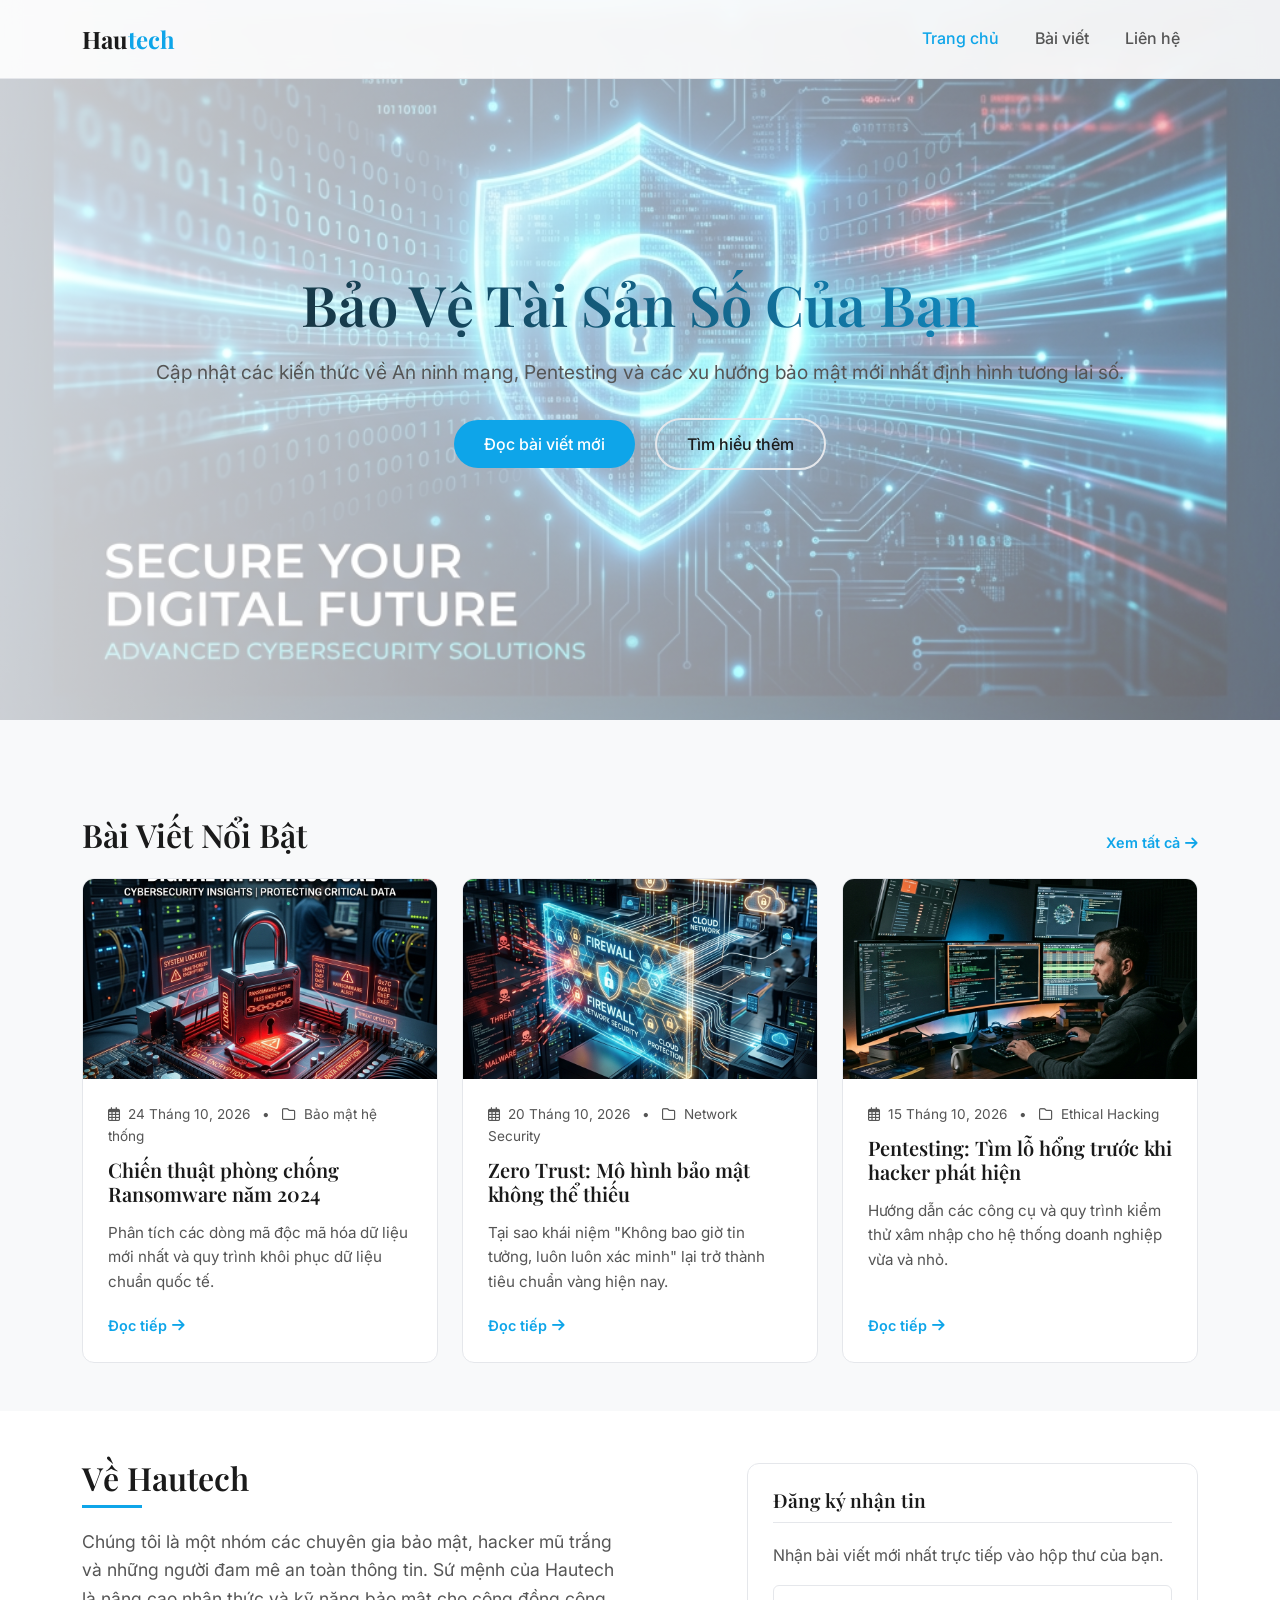
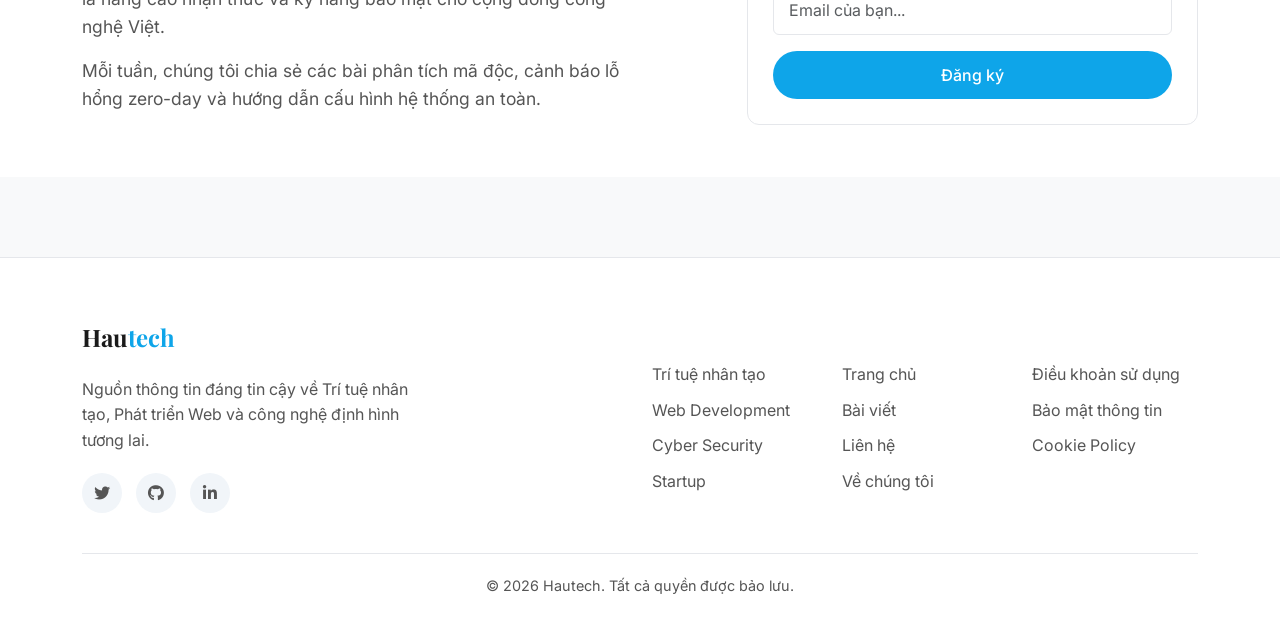
<file: index.html>
<!DOCTYPE html>
<html lang="vi">

<head>
    <meta charset="UTF-8">
    <meta name="viewport" content="width=device-width, initial-scale=1.0">
    <title>Hautech - Chuyên Gia An Ninh Mạng & Bảo Mật Dữ Liệu</title>
    <meta name="description"
        content="Blog chuyên sâu về an ninh mạng, bảo mật hệ thống và phòng chống hacker. Khám phá các kỹ thuật bảo vệ dữ liệu hiện đại nhất.">
    <meta name="keywords" content="an ninh mạng, bảo mật, hacker, pentest, bảo mật dữ liệu, hautech">
    <meta property="og:title" content="Hautech - Chuyên Gia An Ninh Mạng & Bảo Mật Dữ Liệu">
    <meta property="og:description" content="Blog chuyên sâu về an ninh mạng, bảo mật hệ thống và phòng chống hacker.">
    <meta property="og:image" content="images/hero-bg.jpg">
    <meta property="og:type" content="website">

    <!-- Bootstrap 5 CSS -->
    <link href="https://cdn.jsdelivr.net/npm/bootstrap@5.3.0/dist/css/bootstrap.min.css" rel="stylesheet">
    <!-- FontAwesome -->
    <link rel="stylesheet" href="https://cdnjs.cloudflare.com/ajax/libs/font-awesome/6.4.0/css/all.min.css">
    <!-- AOS Animation -->
    <link href="https://unpkg.com/aos@2.3.1/dist/aos.css" rel="stylesheet">
    <!-- Custom CSS -->
    <link rel="stylesheet" href="css/style.css">
    <script src="https://cdn.pagesense.io/js/1portal438/5666e17cfe3a4a83b789338fb5883242.js"></script>
</head>

<body>

    <!-- Navigation -->
    <nav class="navbar navbar-expand-lg navbar-dark navbar-custom fixed-top">
        <div class="container">
            <a class="navbar-brand" href="index.html">Hau<span style="color: var(--accent-color)">tech</span></a>
            <button class="navbar-toggler" type="button" data-bs-toggle="collapse" data-bs-target="#navbarNav">
                <span class="navbar-toggler-icon"></span>
            </button>
            <div class="collapse navbar-collapse" id="navbarNav">
                <ul class="navbar-nav ms-auto">
                    <li class="nav-item">
                        <a class="nav-link active" href="index.html">Trang chủ</a>
                    </li>
                    <li class="nav-item">
                        <a class="nav-link" href="blog.html">Bài viết</a>
                    </li>
                    <li class="nav-item">
                        <a class="nav-link" href="contact.html">Liên hệ</a>
                    </li>
                </ul>
            </div>
        </div>
    </nav>

    <!-- Hero Section -->
    <header class="hero-section">
        <div class="hero-overlay"></div>
        <div class="container hero-content text-center" data-aos="fade-up">
            <h1>Bảo Vệ Tài Sản Số Của Bạn</h1>
            <p>Cập nhật các kiến thức về An ninh mạng, Pentesting và các xu hướng bảo mật mới nhất định hình tương lai
                số.</p>
            <div class="mt-4">
                <a href="blog.html" class="btn btn-custom me-3">Đọc bài viết mới</a>
                <a href="#about" class="btn btn-outline-custom">Tìm hiểu thêm</a>
            </div>
        </div>
    </header>

    <!-- Featured Posts Section -->
    <section class="py-5 mt-5">
        <div class="container">
            <div class="d-flex justify-content-between align-items-end mb-4" data-aos="fade-up">
                <h2 class="mb-0">Bài Viết Nổi Bật</h2>
                <a href="blog.html" class="read-more" style="color: var(--accent-color)">Xem tất cả <i
                        class="fas fa-arrow-right"></i></a>
            </div>

            <div class="row g-4">
                <!-- Post 1 -->
                <div class="col-lg-4 col-md-6" data-aos="fade-up" data-aos-delay="100">
                    <div class="post-card">
                        <img src="images/post-1.jpg" alt="AI Tương lai" class="post-card-img">
                        <div class="post-card-body">
                            <div class="post-meta">
                                <span><i class="far fa-calendar-alt me-1"></i> 24 Tháng 10, 2026</span>
                                <span class="mx-2">•</span>
                                <span><i class="far fa-folder me-1"></i> Bảo mật hệ thống</span>
                            </div>
                            <h3 class="post-title"><a href="post-detail.html">Chiến thuật phòng chống Ransomware năm
                                    2024</a></h3>
                            <p class="post-excerpt">Phân tích các dòng mã độc mã hóa dữ liệu mới nhất và quy trình khôi
                                phục dữ liệu chuẩn quốc tế.</p>
                            <a href="post-detail.html" class="read-more mt-auto" style="color: var(--accent-color)">Đọc
                                tiếp <i class="fas fa-arrow-right"></i></a>
                        </div>
                    </div>
                </div>

                <!-- Post 2 -->
                <div class="col-lg-4 col-md-6" data-aos="fade-up" data-aos-delay="200">
                    <div class="post-card">
                        <img src="images/post-2.jpg" alt="Web Development" class="post-card-img">
                        <div class="post-card-body">
                            <div class="post-meta">
                                <span><i class="far fa-calendar-alt me-1"></i> 20 Tháng 10, 2026</span>
                                <span class="mx-2">•</span>
                                <span><i class="far fa-folder me-1"></i> Network Security</span>
                            </div>
                            <h3 class="post-title"><a href="#">Zero Trust: Mô hình bảo mật không thể thiếu</a></h3>
                            <p class="post-excerpt">Tại sao khái niệm "Không bao giờ tin tưởng, luôn luôn xác minh" lại
                                trở thành tiêu chuẩn vàng hiện nay.</p>
                            <a href="#" class="read-more mt-auto" style="color: var(--accent-color)">Đọc tiếp <i
                                    class="fas fa-arrow-right"></i></a>
                        </div>
                    </div>
                </div>

                <!-- Post 3 -->
                <div class="col-lg-4 col-md-6" data-aos="fade-up" data-aos-delay="300">
                    <div class="post-card">
                        <img src="images/post-3.jpg" alt="Digital Growth" class="post-card-img">
                        <div class="post-card-body">
                            <div class="post-meta">
                                <span><i class="far fa-calendar-alt me-1"></i> 15 Tháng 10, 2026</span>
                                <span class="mx-2">•</span>
                                <span><i class="far fa-folder me-1"></i> Ethical Hacking</span>
                            </div>
                            <h3 class="post-title"><a href="#">Pentesting: Tìm lỗ hổng trước khi hacker phát hiện</a>
                            </h3>
                            <p class="post-excerpt">Hướng dẫn các công cụ và quy trình kiểm thử xâm nhập cho hệ thống
                                doanh nghiệp vừa và nhỏ.</p>
                            <a href="#" class="read-more mt-auto" style="color: var(--accent-color)">Đọc tiếp <i
                                    class="fas fa-arrow-right"></i></a>
                        </div>
                    </div>
                </div>
            </div>
        </div>
    </section>

    <!-- About Section -->
    <section id="about" class="py-5" style="background-color: var(--bg-card)">
        <div class="container">
            <div class="row align-items-center">
                <div class="col-lg-6 mb-4 mb-lg-0" data-aos="fade-right">
                    <h2>Về Hautech</h2>
                    <div style="width: 60px; height: 3px; background-color: var(--accent-color); margin-bottom: 20px;">
                    </div>
                    <p style="color: var(--text-secondary); font-size: 1.1rem;">Chúng tôi là một nhóm các chuyên gia bảo
                        mật, hacker mũ trắng và những người đam mê an toàn thông tin. Sứ mệnh của Hautech là nâng cao
                        nhận thức và kỹ năng bảo mật cho cộng đồng công nghệ Việt.</p>
                    <p style="color: var(--text-secondary); font-size: 1.1rem;">Mỗi tuần, chúng tôi chia sẻ các bài phân
                        tích mã độc, cảnh báo lỗ hổng zero-day và hướng dẫn cấu hình hệ thống an toàn.</p>
                </div>
                <div class="col-lg-5 offset-lg-1" data-aos="fade-left">
                    <div class="sidebar-widget mb-0">
                        <h3 class="widget-title">Đăng ký nhận tin</h3>
                        <p style="color: var(--text-secondary)">Nhận bài viết mới nhất trực tiếp vào hộp thư của bạn.
                        </p>
                        <form>
                            <div class="mb-3">
                                <input type="email" class="form-control" placeholder="Email của bạn..." required>
                            </div>
                            <button type="submit" class="btn btn-custom w-100">Đăng ký</button>
                        </form>
                    </div>
                </div>
            </div>
        </div>
    </section>

    <!-- Footer -->
    <footer class="footer">
        <div class="container">
            <div class="row">
                <div class="col-lg-4 mb-4 mb-lg-0">
                    <a href="index.html" class="footer-logo">Hau<span style="color: var(--accent-color)">tech</span></a>
                    <p class="footer-text">Nguồn thông tin đáng tin cậy về Trí tuệ nhân tạo, Phát triển Web và công nghệ
                        định hình tương lai.</p>
                    <div class="social-links">
                        <a href="#"><i class="fab fa-twitter"></i></a>
                        <a href="#"><i class="fab fa-github"></i></a>
                        <a href="#"><i class="fab fa-linkedin-in"></i></a>
                    </div>
                </div>
                <div class="col-lg-2 offset-lg-2 col-md-4 mb-4 mb-md-0">
                    <h5 style="color: white; margin-bottom: 20px;">Danh Mục</h5>
                    <ul class="footer-links">
                        <li><a href="#">Trí tuệ nhân tạo</a></li>
                        <li><a href="#">Web Development</a></li>
                        <li><a href="#">Cyber Security</a></li>
                        <li><a href="#">Startup</a></li>
                    </ul>
                </div>
                <div class="col-lg-2 col-md-4 mb-4 mb-md-0">
                    <h5 style="color: white; margin-bottom: 20px;">Liên Kết</h5>
                    <ul class="footer-links">
                        <li><a href="index.html">Trang chủ</a></li>
                        <li><a href="blog.html">Bài viết</a></li>
                        <li><a href="contact.html">Liên hệ</a></li>
                        <li><a href="#">Về chúng tôi</a></li>
                    </ul>
                </div>
                <div class="col-lg-2 col-md-4">
                    <h5 style="color: white; margin-bottom: 20px;">Pháp Lý</h5>
                    <ul class="footer-links">
                        <li><a href="#">Điều khoản sử dụng</a></li>
                        <li><a href="#">Bảo mật thông tin</a></li>
                        <li><a href="#">Cookie Policy</a></li>
                    </ul>
                </div>
            </div>
            <div class="copyright">
                &copy; 2026 Hautech. Tất cả quyền được bảo lưu.
            </div>
        </div>
    </footer>

    <!-- Bootstrap & Plugins JS -->
    <script src="https://cdn.jsdelivr.net/npm/bootstrap@5.3.0/dist/js/bootstrap.bundle.min.js"></script>
    <script src="https://unpkg.com/aos@2.3.1/dist/aos.js"></script>
    <script src="js/main.js"></script>
<script>window.$zoho=window.$zoho || {};$zoho.salesiq=$zoho.salesiq||{ready:function(){}}</script><script id="zsiqscript" src="https://salesiq.zohopublic.com/widget?wc=siq3ad0842fdba1f19a0d55e87348f396fb" defer></script></body>

</html>
</file>
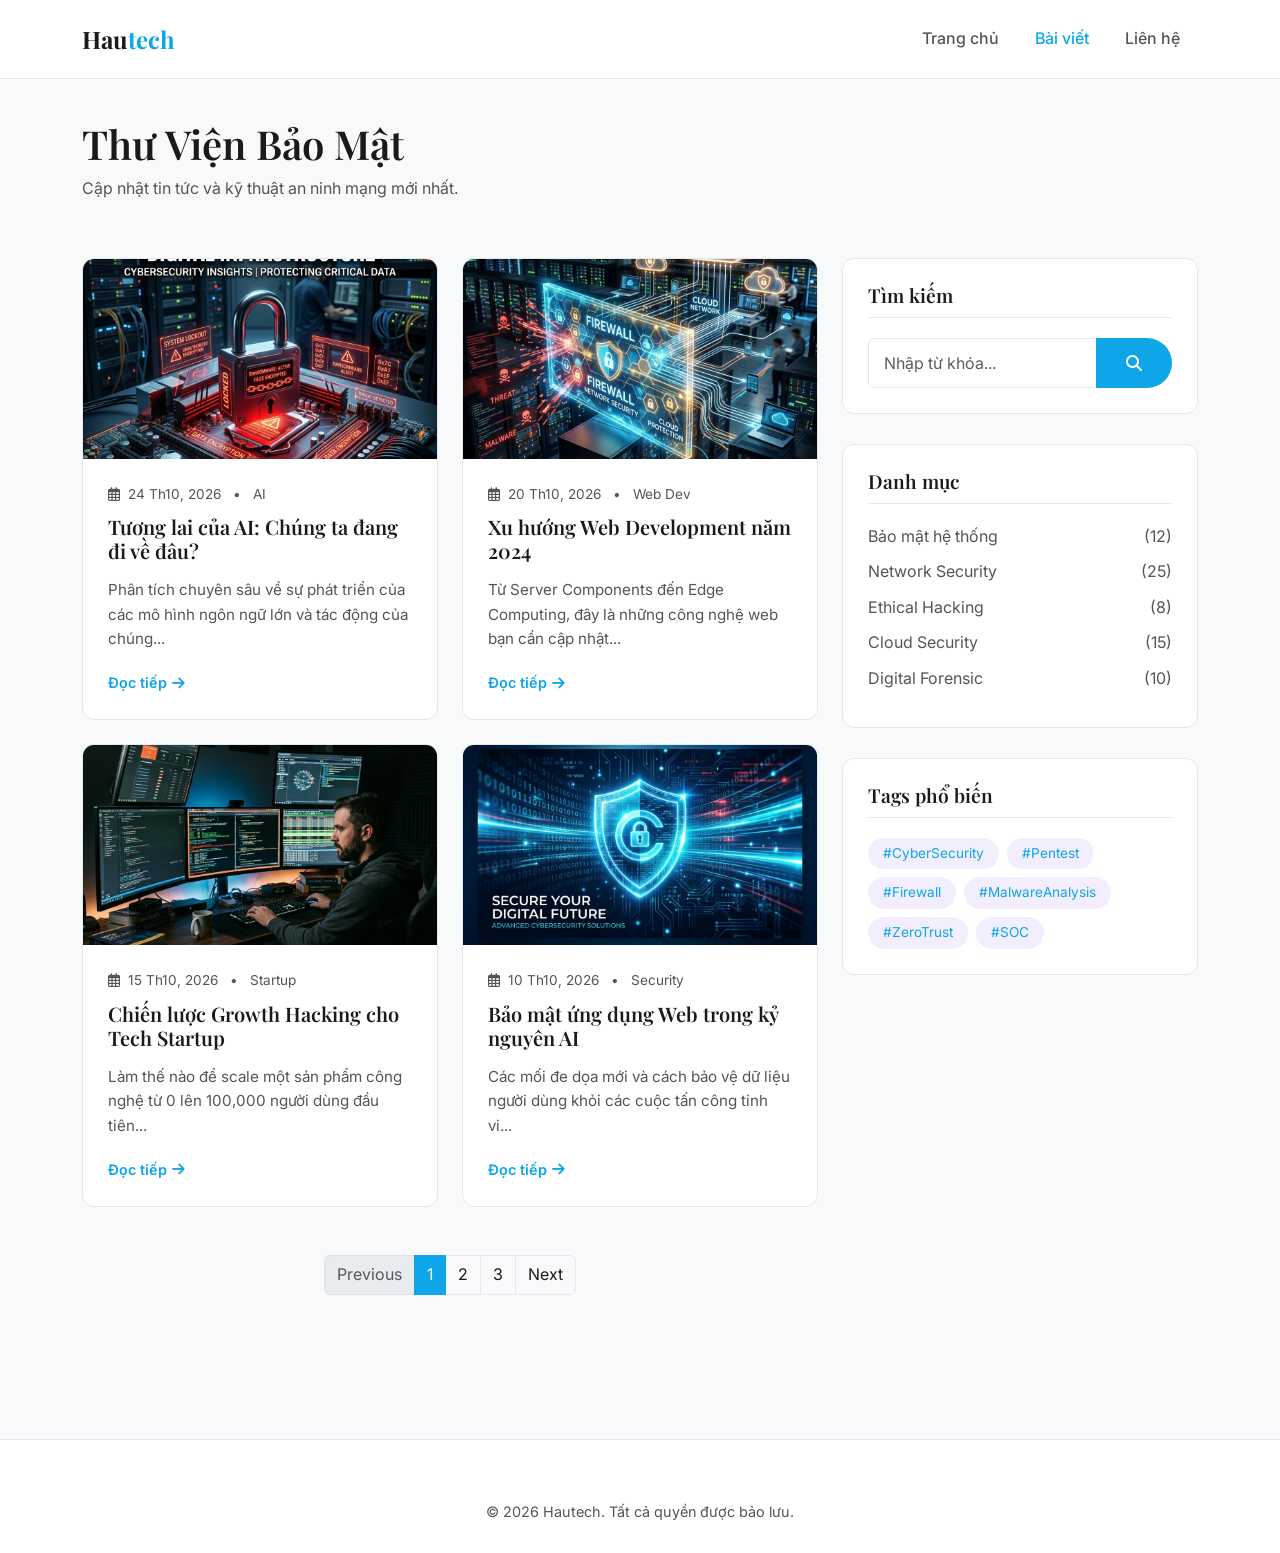
<file: blog.html>
<!DOCTYPE html>
<html lang="vi">

<head>
    <meta charset="UTF-8">
    <meta name="viewport" content="width=device-width, initial-scale=1.0">
    <title>Bài Viết - Hautech</title>
    <meta name="description" content="Danh sách tất cả các bài viết về công nghệ, lập trình và AI từ Hautech.">

    <!-- Bootstrap 5 CSS -->
    <link href="https://cdn.jsdelivr.net/npm/bootstrap@5.3.0/dist/css/bootstrap.min.css" rel="stylesheet">
    <!-- FontAwesome -->
    <link rel="stylesheet" href="https://cdnjs.cloudflare.com/ajax/libs/font-awesome/6.4.0/css/all.min.css">
    <!-- AOS Animation -->
    <link href="https://unpkg.com/aos@2.3.1/dist/aos.css" rel="stylesheet">
    <!-- Custom CSS -->
    <link rel="stylesheet" href="css/style.css">
    <script src="https://cdn.pagesense.io/js/1portal438/5666e17cfe3a4a83b789338fb5883242.js"></script>
</head>

<body>

    <!-- Navigation -->
    <nav class="navbar navbar-expand-lg navbar-dark navbar-custom fixed-top">
        <div class="container">
            <a class="navbar-brand" href="index.html">Hau<span style="color: var(--accent-color)">tech</span></a>
            <button class="navbar-toggler" type="button" data-bs-toggle="collapse" data-bs-target="#navbarNav">
                <span class="navbar-toggler-icon"></span>
            </button>
            <div class="collapse navbar-collapse" id="navbarNav">
                <ul class="navbar-nav ms-auto">
                    <li class="nav-item">
                        <a class="nav-link" href="index.html">Trang chủ</a>
                    </li>
                    <li class="nav-item">
                        <a class="nav-link active" href="blog.html">Bài viết</a>
                    </li>
                    <li class="nav-item">
                        <a class="nav-link" href="contact.html">Liên hệ</a>
                    </li>
                </ul>
            </div>
        </div>
    </nav>

    <!-- Page Header -->
    <div class="container" style="padding-top: 120px; padding-bottom: 40px;">
        <h1 data-aos="fade-up">Thư Viện Bảo Mật</h1>
        <p style="color: var(--text-secondary)" data-aos="fade-up" data-aos-delay="100">Cập nhật tin tức và kỹ thuật an
            ninh mạng mới nhất.</p>
    </div>

    <!-- Blog Content -->
    <div class="container pb-5">
        <div class="row">
            <!-- Main Content (Grid) -->
            <div class="col-lg-8 mb-5 mb-lg-0">
                <div class="row g-4">
                    <!-- Post 1 -->
                    <div class="col-md-6" data-aos="fade-up">
                        <div class="post-card">
                            <img src="images/post-1.jpg" alt="AI Tương lai" class="post-card-img">
                            <div class="post-card-body">
                                <div class="post-meta">
                                    <span><i class="far fa-calendar-alt me-1"></i> 24 Th10, 2026</span>
                                    <span class="mx-2">•</span>
                                    <span>AI</span>
                                </div>
                                <h3 class="post-title"><a href="post-detail.html">Tương lai của AI: Chúng ta đang đi về
                                        đâu?</a></h3>
                                <p class="post-excerpt">Phân tích chuyên sâu về sự phát triển của các mô hình ngôn ngữ
                                    lớn và tác động của chúng...</p>
                                <a href="post-detail.html" class="read-more mt-auto"
                                    style="color: var(--accent-color)">Đọc tiếp <i class="fas fa-arrow-right"></i></a>
                            </div>
                        </div>
                    </div>

                    <!-- Post 2 -->
                    <div class="col-md-6" data-aos="fade-up" data-aos-delay="100">
                        <div class="post-card">
                            <img src="images/post-2.jpg" alt="Web Dev" class="post-card-img">
                            <div class="post-card-body">
                                <div class="post-meta">
                                    <span><i class="far fa-calendar-alt me-1"></i> 20 Th10, 2026</span>
                                    <span class="mx-2">•</span>
                                    <span>Web Dev</span>
                                </div>
                                <h3 class="post-title"><a href="#">Xu hướng Web Development năm 2024</a></h3>
                                <p class="post-excerpt">Từ Server Components đến Edge Computing, đây là những công nghệ
                                    web bạn cần cập nhật...</p>
                                <a href="#" class="read-more mt-auto" style="color: var(--accent-color)">Đọc tiếp <i
                                        class="fas fa-arrow-right"></i></a>
                            </div>
                        </div>
                    </div>

                    <!-- Post 3 -->
                    <div class="col-md-6" data-aos="fade-up">
                        <div class="post-card">
                            <img src="images/post-3.jpg" alt="Startup" class="post-card-img">
                            <div class="post-card-body">
                                <div class="post-meta">
                                    <span><i class="far fa-calendar-alt me-1"></i> 15 Th10, 2026</span>
                                    <span class="mx-2">•</span>
                                    <span>Startup</span>
                                </div>
                                <h3 class="post-title"><a href="#">Chiến lược Growth Hacking cho Tech Startup</a></h3>
                                <p class="post-excerpt">Làm thế nào để scale một sản phẩm công nghệ từ 0 lên 100,000
                                    người dùng đầu tiên...</p>
                                <a href="#" class="read-more mt-auto" style="color: var(--accent-color)">Đọc tiếp <i
                                        class="fas fa-arrow-right"></i></a>
                            </div>
                        </div>
                    </div>

                    <!-- Post 4 (Reusing images for demo) -->
                    <div class="col-md-6" data-aos="fade-up" data-aos-delay="100">
                        <div class="post-card">
                            <img src="images/hero-bg.jpg" alt="Cyber Security" class="post-card-img">
                            <div class="post-card-body">
                                <div class="post-meta">
                                    <span><i class="far fa-calendar-alt me-1"></i> 10 Th10, 2026</span>
                                    <span class="mx-2">•</span>
                                    <span>Security</span>
                                </div>
                                <h3 class="post-title"><a href="#">Bảo mật ứng dụng Web trong kỷ nguyên AI</a></h3>
                                <p class="post-excerpt">Các mối đe dọa mới và cách bảo vệ dữ liệu người dùng khỏi các
                                    cuộc tấn công tinh vi...</p>
                                <a href="#" class="read-more mt-auto" style="color: var(--accent-color)">Đọc tiếp <i
                                        class="fas fa-arrow-right"></i></a>
                            </div>
                        </div>
                    </div>
                </div>

                <!-- Pagination -->
                <nav class="mt-5" aria-label="Page navigation" data-aos="fade-up">
                    <ul class="pagination justify-content-center"
                        style="--bs-pagination-bg: transparent; --bs-pagination-border-color: var(--border-color); --bs-pagination-color: var(--text-primary); --bs-pagination-hover-bg: rgba(255,255,255,0.05); --bs-pagination-hover-color: var(--accent-color); --bs-pagination-active-bg: var(--accent-color); --bs-pagination-active-border-color: var(--accent-color);">
                        <li class="page-item disabled">
                            <a class="page-link" href="#" tabindex="-1" aria-disabled="true">Previous</a>
                        </li>
                        <li class="page-item active"><a class="page-link" href="#">1</a></li>
                        <li class="page-item"><a class="page-link" href="#">2</a></li>
                        <li class="page-item"><a class="page-link" href="#">3</a></li>
                        <li class="page-item">
                            <a class="page-link" href="#">Next</a>
                        </li>
                    </ul>
                </nav>
            </div>

            <!-- Sidebar -->
            <div class="col-lg-4" data-aos="fade-left">
                <!-- Search -->
                <div class="sidebar-widget">
                    <h3 class="widget-title">Tìm kiếm</h3>
                    <div class="input-group">
                        <input type="text" class="form-control" placeholder="Nhập từ khóa...">
                        <button class="btn btn-custom" type="button"><i class="fas fa-search"></i></button>
                    </div>
                </div>

                <!-- Categories -->
                <div class="sidebar-widget">
                    <h3 class="widget-title">Danh mục</h3>
                    <ul class="category-list">
                        <li><a href="#">Bảo mật hệ thống <span>(12)</span></a></li>
                        <li><a href="#">Network Security <span>(25)</span></a></li>
                        <li><a href="#">Ethical Hacking <span>(8)</span></a></li>
                        <li><a href="#">Cloud Security <span>(15)</span></a></li>
                        <li><a href="#">Digital Forensic <span>(10)</span></a></li>
                    </ul>
                </div>

                <!-- Popular Tags -->
                <div class="sidebar-widget">
                    <h3 class="widget-title">Tags phổ biến</h3>
                    <div class="d-flex flex-wrap gap-2">
                        <a href="#" class="tag-badge m-0">#CyberSecurity</a>
                        <a href="#" class="tag-badge m-0">#Pentest</a>
                        <a href="#" class="tag-badge m-0">#Firewall</a>
                        <a href="#" class="tag-badge m-0">#MalwareAnalysis</a>
                        <a href="#" class="tag-badge m-0">#ZeroTrust</a>
                        <a href="#" class="tag-badge m-0">#SOC</a>
                    </div>
                </div>
            </div>
        </div>
    </div>

    <!-- Footer -->
    <footer class="footer">
        <div class="container">
            <div class="copyright m-0" style="border: none; padding: 0;">
                &copy; 2026 Hautech. Tất cả quyền được bảo lưu.
            </div>
        </div>
    </footer>

    <!-- Bootstrap & Plugins JS -->
    <script src="https://cdn.jsdelivr.net/npm/bootstrap@5.3.0/dist/js/bootstrap.bundle.min.js"></script>
    <script src="https://unpkg.com/aos@2.3.1/dist/aos.js"></script>
    <script src="js/main.js"></script>
<script>window.$zoho=window.$zoho || {};$zoho.salesiq=$zoho.salesiq||{ready:function(){}}</script><script id="zsiqscript" src="https://salesiq.zohopublic.com/widget?wc=siq3ad0842fdba1f19a0d55e87348f396fb" defer></script>   
</body>

</html>
</file>
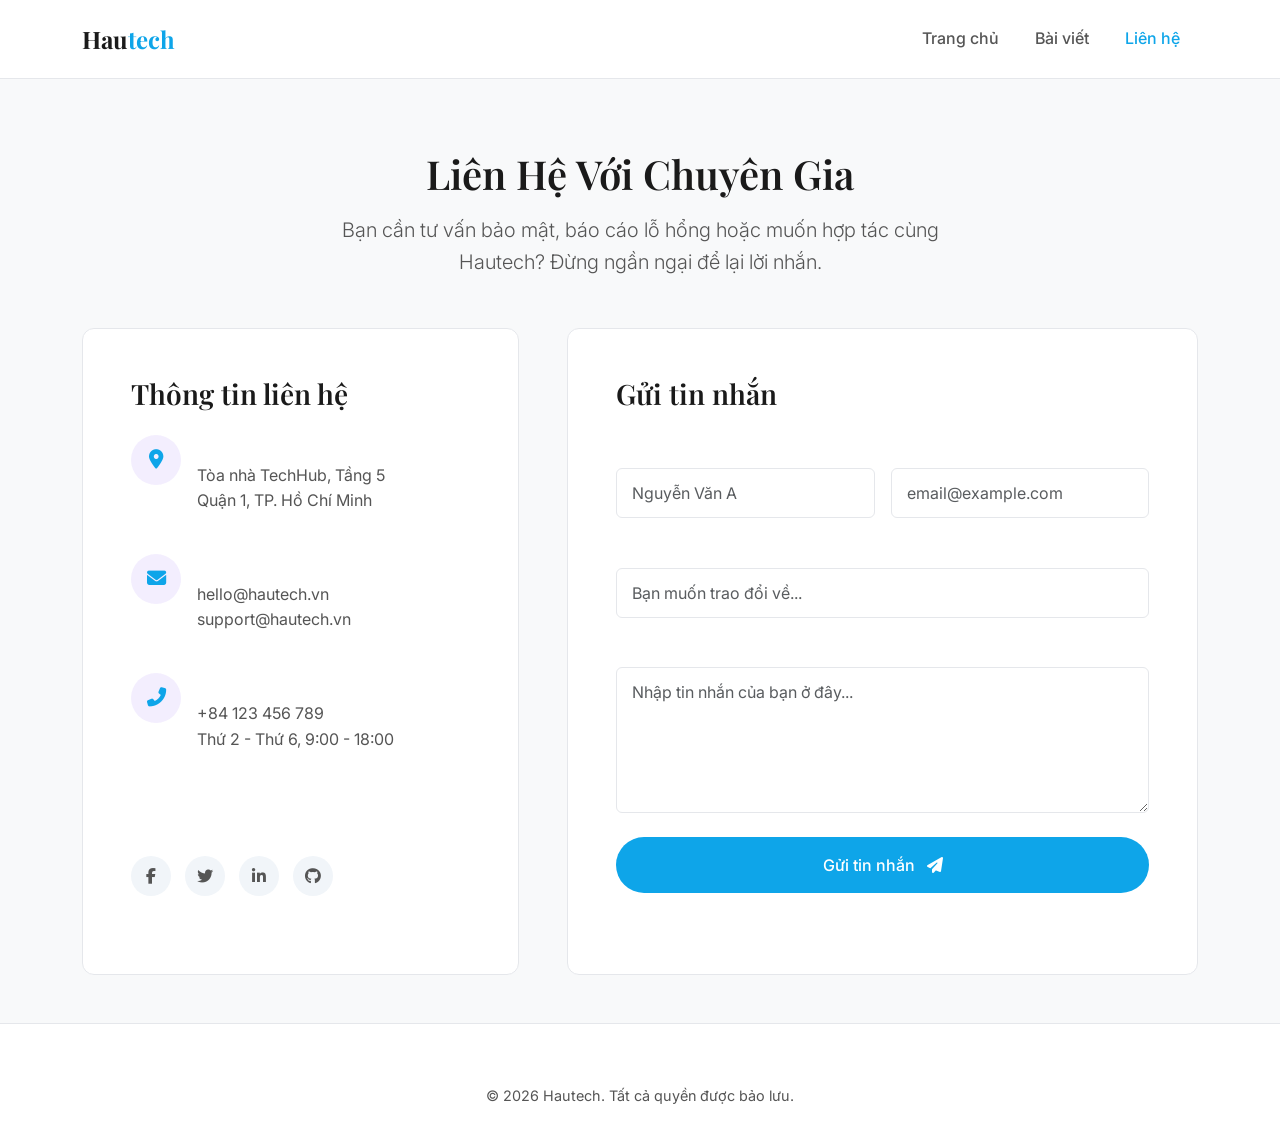
<file: contact.html>
<!DOCTYPE html>
<html lang="vi">

<head>
    <meta charset="UTF-8">
    <meta name="viewport" content="width=device-width, initial-scale=1.0">
    <title>Liên hệ - Hautech</title>
    <meta name="description" content="Liên hệ với đội ngũ Hautech để hợp tác, gửi phản hồi hoặc đóng góp bài viết.">

    <!-- Bootstrap 5 CSS -->
    <link href="https://cdn.jsdelivr.net/npm/bootstrap@5.3.0/dist/css/bootstrap.min.css" rel="stylesheet">
    <!-- FontAwesome -->
    <link rel="stylesheet" href="https://cdnjs.cloudflare.com/ajax/libs/font-awesome/6.4.0/css/all.min.css">
    <!-- AOS Animation -->
    <link href="https://unpkg.com/aos@2.3.1/dist/aos.css" rel="stylesheet">
    <!-- Custom CSS -->
    <link rel="stylesheet" href="css/style.css">
    <script src="https://cdn.pagesense.io/js/1portal438/5666e17cfe3a4a83b789338fb5883242.js"></script>
</head>

<body>

    <!-- Navigation -->
    <nav class="navbar navbar-expand-lg navbar-dark navbar-custom fixed-top">
        <div class="container">
            <a class="navbar-brand" href="index.html">Hau<span style="color: var(--accent-color)">tech</span></a>
            <button class="navbar-toggler" type="button" data-bs-toggle="collapse" data-bs-target="#navbarNav">
                <span class="navbar-toggler-icon"></span>
            </button>
            <div class="collapse navbar-collapse" id="navbarNav">
                <ul class="navbar-nav ms-auto">
                    <li class="nav-item"><a class="nav-link" href="index.html">Trang chủ</a></li>
                    <li class="nav-item"><a class="nav-link" href="blog.html">Bài viết</a></li>
                    <li class="nav-item"><a class="nav-link active" href="contact.html">Liên hệ</a></li>
                </ul>
            </div>
        </div>
    </nav>

    <!-- Page Header -->
    <div class="container text-center" style="padding-top: 150px; padding-bottom: 50px;">
        <h1 data-aos="fade-up">Liên Hệ Với Chuyên Gia</h1>
        <p class="lead mt-3" style="color: var(--text-secondary); max-width: 600px; margin: 0 auto;" data-aos="fade-up"
            data-aos-delay="100">Bạn cần tư vấn bảo mật, báo cáo lỗ hổng hoặc muốn hợp tác cùng Hautech? Đừng ngần ngại
            để lại lời nhắn.</p>
    </div>

    <!-- Contact Section -->
    <div class="container pb-5">
        <div class="row g-5">
            <!-- Contact Info -->
            <div class="col-lg-5" data-aos="fade-right">
                <div class="sidebar-widget h-100 p-4 p-md-5">
                    <h3 class="mb-4">Thông tin liên hệ</h3>

                    <div class="d-flex mb-4">
                        <div class="flex-shrink-0">
                            <div
                                style="width: 50px; height: 50px; background-color: rgba(139, 92, 246, 0.1); border-radius: 50%; display: flex; align-items: center; justify-content: center; color: var(--accent-color); font-size: 1.2rem;">
                                <i class="fas fa-map-marker-alt"></i>
                            </div>
                        </div>
                        <div class="ms-3">
                            <h5 class="text-white mb-1">Địa chỉ</h5>
                            <p style="color: var(--text-secondary)">Tòa nhà TechHub, Tầng 5<br>Quận 1, TP. Hồ Chí Minh
                            </p>
                        </div>
                    </div>

                    <div class="d-flex mb-4">
                        <div class="flex-shrink-0">
                            <div
                                style="width: 50px; height: 50px; background-color: rgba(139, 92, 246, 0.1); border-radius: 50%; display: flex; align-items: center; justify-content: center; color: var(--accent-color); font-size: 1.2rem;">
                                <i class="fas fa-envelope"></i>
                            </div>
                        </div>
                        <div class="ms-3">
                            <h5 class="text-white mb-1">Email</h5>
                            <p style="color: var(--text-secondary)">hello@hautech.vn<br>support@hautech.vn</p>
                        </div>
                    </div>

                    <div class="d-flex mb-5">
                        <div class="flex-shrink-0">
                            <div
                                style="width: 50px; height: 50px; background-color: rgba(139, 92, 246, 0.1); border-radius: 50%; display: flex; align-items: center; justify-content: center; color: var(--accent-color); font-size: 1.2rem;">
                                <i class="fas fa-phone-alt"></i>
                            </div>
                        </div>
                        <div class="ms-3">
                            <h5 class="text-white mb-1">Điện thoại</h5>
                            <p style="color: var(--text-secondary)">+84 123 456 789<br>Thứ 2 - Thứ 6, 9:00 - 18:00</p>
                        </div>
                    </div>

                    <h5 class="text-white mb-3">Kết nối với chúng tôi</h5>
                    <div class="social-links">
                        <a href="#"><i class="fab fa-facebook-f"></i></a>
                        <a href="#"><i class="fab fa-twitter"></i></a>
                        <a href="#"><i class="fab fa-linkedin-in"></i></a>
                        <a href="#"><i class="fab fa-github"></i></a>
                    </div>
                </div>
            </div>

            <!-- Contact Form -->
            <div class="col-lg-7" data-aos="fade-left">
                <div class="sidebar-widget h-100 p-4 p-md-5">
                    <h3 class="mb-4">Gửi tin nhắn</h3>
                    <form>
                        <div class="row g-3">
                            <div class="col-md-6">
                                <label for="name" class="form-label text-white">Họ và tên</label>
                                <input type="text" class="form-control" id="name" placeholder="Nguyễn Văn A" required>
                            </div>
                            <div class="col-md-6">
                                <label for="email" class="form-label text-white">Email</label>
                                <input type="email" class="form-control" id="email" placeholder="email@example.com"
                                    required>
                            </div>
                            <div class="col-12">
                                <label for="subject" class="form-label text-white">Chủ đề</label>
                                <input type="text" class="form-control" id="subject"
                                    placeholder="Bạn muốn trao đổi về..." required>
                            </div>
                            <div class="col-12">
                                <label for="message" class="form-label text-white">Nội dung</label>
                                <textarea class="form-control" id="message" rows="5"
                                    placeholder="Nhập tin nhắn của bạn ở đây..." required></textarea>
                            </div>
                            <div class="col-12 mt-4">
                                <button type="submit" class="btn btn-custom w-100 py-3">Gửi tin nhắn <i
                                        class="fas fa-paper-plane ms-2"></i></button>
                            </div>
                        </div>
                    </form>
                </div>
            </div>
        </div>
    </div>

    <!-- Footer -->
    <footer class="footer mt-0">
        <div class="container">
            <div class="copyright m-0" style="border: none; padding: 0;">
                &copy; 2026 Hautech. Tất cả quyền được bảo lưu.
            </div>
        </div>
    </footer>

    <!-- Bootstrap JS & AOS -->
    <script src="https://cdn.jsdelivr.net/npm/bootstrap@5.3.0/dist/js/bootstrap.bundle.min.js"></script>
    <script src="https://unpkg.com/aos@2.3.1/dist/aos.js"></script>
    <script src="js/main.js"></script>
<script>window.$zoho=window.$zoho || {};$zoho.salesiq=$zoho.salesiq||{ready:function(){}}</script><script id="zsiqscript" src="https://salesiq.zohopublic.com/widget?wc=siq3ad0842fdba1f19a0d55e87348f396fb" defer></script>  
</body>

</html>
</file>
<file: css/style.css>
@import url('https://fonts.googleapis.com/css2?family=Inter:wght@300;400;500;600;700&family=Playfair+Display:wght@500;600;700&display=swap');

:root {
    --bg-dark: #f8f9fa;
    --bg-card: #ffffff;
    --text-primary: #1a1a1a;
    --text-secondary: #555555;
    --accent-color: #0ea5e9; /* Cyber Blue */
    --accent-hover: #0284c7;
    --border-color: #e5e7eb;
}

body {
    font-family: 'Inter', sans-serif;
    background-color: var(--bg-dark);
    color: var(--text-primary);
    line-height: 1.6;
}

h1, h2, h3, h4, h5, h6 {
    font-family: 'Playfair Display', serif;
    color: var(--text-primary);
    font-weight: 600;
}

a {
    color: var(--accent-color);
    text-decoration: none;
    transition: color 0.3s ease;
}

a:hover {
    color: var(--accent-hover);
}

/* Custom Navbar */
.navbar-custom {
    background-color: rgba(255, 255, 255, 0.9) !important;
    backdrop-filter: blur(10px);
    border-bottom: 1px solid var(--border-color);
    padding: 15px 0;
}

.navbar-custom .navbar-brand {
    font-family: 'Playfair Display', serif;
    font-weight: 700;
    font-size: 1.5rem;
    color: var(--text-primary);
}

.navbar-custom .nav-link {
    color: var(--text-secondary);
    font-weight: 500;
    margin: 0 10px;
    transition: color 0.3s ease;
}

.navbar-custom .nav-link:hover,
.navbar-custom .nav-link.active {
    color: var(--accent-color);
}

.navbar-toggler {
    border-color: var(--border-color);
}

.navbar-toggler-icon {
    background-image: url("data:image/svg+xml,%3csvg xmlns='http://www.w3.org/2000/svg' viewBox='0 0 30 30'%3e%3cpath stroke='rgba%280, 0, 0, 0.5%29' stroke-linecap='round' stroke-miterlimit='10' stroke-width='2' d='M4 7h22M4 15h22M4 23h22'/%3e%3c/svg%3e");
}

/* Hero Section */
.hero-section {
    position: relative;
    padding: 120px 0 100px;
    background: url('../images/hero-bg.jpg') center/cover no-repeat;
    display: flex;
    align-items: center;
    min-height: 80vh;
}

.hero-overlay {
    position: absolute;
    top: 0;
    left: 0;
    width: 100%;
    height: 100%;
    background: linear-gradient(to right, rgba(255, 255, 255, 0.8), rgba(255, 255, 255, 0.4));
    z-index: 1;
}

.hero-content {
    position: relative;
    z-index: 2;
}

.hero-content h1 {
    font-size: 3.5rem;
    margin-bottom: 20px;
    background: -webkit-linear-gradient(45deg, #1a1a1a, var(--accent-color));
    -webkit-background-clip: text;
    -webkit-text-fill-color: transparent;
}

.hero-content p {
    font-size: 1.2rem;
    color: var(--text-secondary);
    margin-bottom: 30px;
}

.btn-custom {
    background-color: var(--accent-color);
    color: white;
    padding: 12px 30px;
    border-radius: 30px;
    font-weight: 500;
    border: none;
    transition: all 0.3s ease;
}

.btn-custom:hover {
    background-color: var(--accent-hover);
    color: white;
    transform: translateY(-2px);
    box-shadow: 0 5px 15px rgba(139, 92, 246, 0.4);
}

.btn-outline-custom {
    background-color: transparent;
    color: var(--text-primary);
    padding: 12px 30px;
    border-radius: 30px;
    font-weight: 500;
    border: 2px solid var(--border-color);
    transition: all 0.3s ease;
}

.btn-outline-custom:hover {
    border-color: var(--accent-color);
    color: var(--accent-color);
}

/* Post Cards */
.post-card {
    background-color: var(--bg-card);
    border-radius: 12px;
    overflow: hidden;
    border: 1px solid var(--border-color);
    transition: transform 0.3s ease, box-shadow 0.3s ease;
    height: 100%;
    display: flex;
    flex-direction: column;
}

.post-card:hover {
    transform: translateY(-10px);
    box-shadow: 0 15px 30px rgba(0, 0, 0, 0.1);
    border-color: var(--accent-color);
}

.post-card-img {
    height: 200px;
    object-fit: cover;
    width: 100%;
}

.post-card-body {
    padding: 25px;
    flex-grow: 1;
    display: flex;
    flex-direction: column;
}

.post-meta {
    font-size: 0.85rem;
    color: var(--text-secondary);
    margin-bottom: 10px;
}

.post-title {
    font-size: 1.25rem;
    margin-bottom: 15px;
}

.post-title a {
    color: var(--text-primary);
}

.post-title a:hover {
    color: var(--accent-color);
}

.post-excerpt {
    color: var(--text-secondary);
    font-size: 0.95rem;
    margin-bottom: 20px;
    flex-grow: 1;
}

.read-more {
    font-weight: 600;
    font-size: 0.9rem;
    display: flex;
    align-items: center;
}

.read-more i {
    margin-left: 5px;
    transition: margin-left 0.3s ease;
}

.read-more:hover i {
    margin-left: 10px;
}

/* Post Detail */
.post-header {
    padding: 100px 0 50px;
    text-align: center;
}

.post-header-meta {
    color: var(--text-secondary);
    margin-bottom: 20px;
}

.post-featured-image {
    width: 100%;
    max-height: 500px;
    object-fit: cover;
    border-radius: 12px;
    margin-bottom: 40px;
}

.post-content {
    font-size: 1.1rem;
    color: #444444;
}

.post-content h2 {
    margin-top: 40px;
    margin-bottom: 20px;
}

.post-content p {
    margin-bottom: 20px;
}

.post-tags {
    margin-top: 40px;
    padding-top: 20px;
    border-top: 1px solid var(--border-color);
}

.tag-badge {
    background-color: rgba(139, 92, 246, 0.1);
    color: var(--accent-color);
    padding: 5px 15px;
    border-radius: 20px;
    font-size: 0.85rem;
    margin-right: 10px;
    display: inline-block;
    transition: all 0.3s ease;
}

.tag-badge:hover {
    background-color: var(--accent-color);
    color: white;
}

/* Sidebar */
.sidebar-widget {
    background-color: var(--bg-card);
    padding: 25px;
    border-radius: 12px;
    border: 1px solid var(--border-color);
    margin-bottom: 30px;
}

.widget-title {
    font-size: 1.2rem;
    margin-bottom: 20px;
    padding-bottom: 10px;
    border-bottom: 1px solid var(--border-color);
}

.category-list {
    list-style: none;
    padding: 0;
    margin: 0;
}

.category-list li {
    margin-bottom: 10px;
}

.category-list a {
    color: var(--text-secondary);
    display: flex;
    justify-content: space-between;
}

.category-list a:hover {
    color: var(--accent-color);
}

/* Contact Form */
.form-control {
    background-color: #ffffff;
    border: 1px solid var(--border-color);
    color: var(--text-primary);
    padding: 12px 15px;
}

.form-control:focus {
    background-color: #ffffff;
    border-color: var(--accent-color);
    color: var(--text-primary);
    box-shadow: 0 0 0 0.25rem rgba(99, 102, 241, 0.1);
}

/* Footer */
.footer {
    background-color: var(--bg-card);
    border-top: 1px solid var(--border-color);
    padding: 60px 0 30px;
    margin-top: 80px;
}

.footer-logo {
    font-family: 'Playfair Display', serif;
    font-weight: 700;
    font-size: 1.5rem;
    color: var(--text-primary);
    margin-bottom: 20px;
    display: inline-block;
}

.footer-text {
    color: var(--text-secondary);
    margin-bottom: 20px;
}

.social-links a {
    display: inline-flex;
    align-items: center;
    justify-content: center;
    width: 40px;
    height: 40px;
    border-radius: 50%;
    background-color: #f1f5f9;
    color: var(--text-secondary);
    margin-right: 10px;
    transition: all 0.3s ease;
}

.social-links a:hover {
    background-color: var(--accent-color);
    color: white;
}

.footer-links {
    list-style: none;
    padding: 0;
}

.footer-links li {
    margin-bottom: 10px;
}

.footer-links a {
    color: var(--text-secondary);
}

.footer-links a:hover {
    color: var(--accent-color);
}

.copyright {
    border-top: 1px solid var(--border-color);
    padding-top: 20px;
    margin-top: 40px;
    text-align: center;
    color: var(--text-secondary);
    font-size: 0.9rem;
}

/* Custom Scrollbar */
::-webkit-scrollbar {
    width: 10px;
}

::-webkit-scrollbar-track {
    background: var(--bg-dark);
}

::-webkit-scrollbar-thumb {
    background: #cbd5e1;
    border-radius: 5px;
}

::-webkit-scrollbar-thumb:hover {
    background: var(--accent-color);
}
</file>
